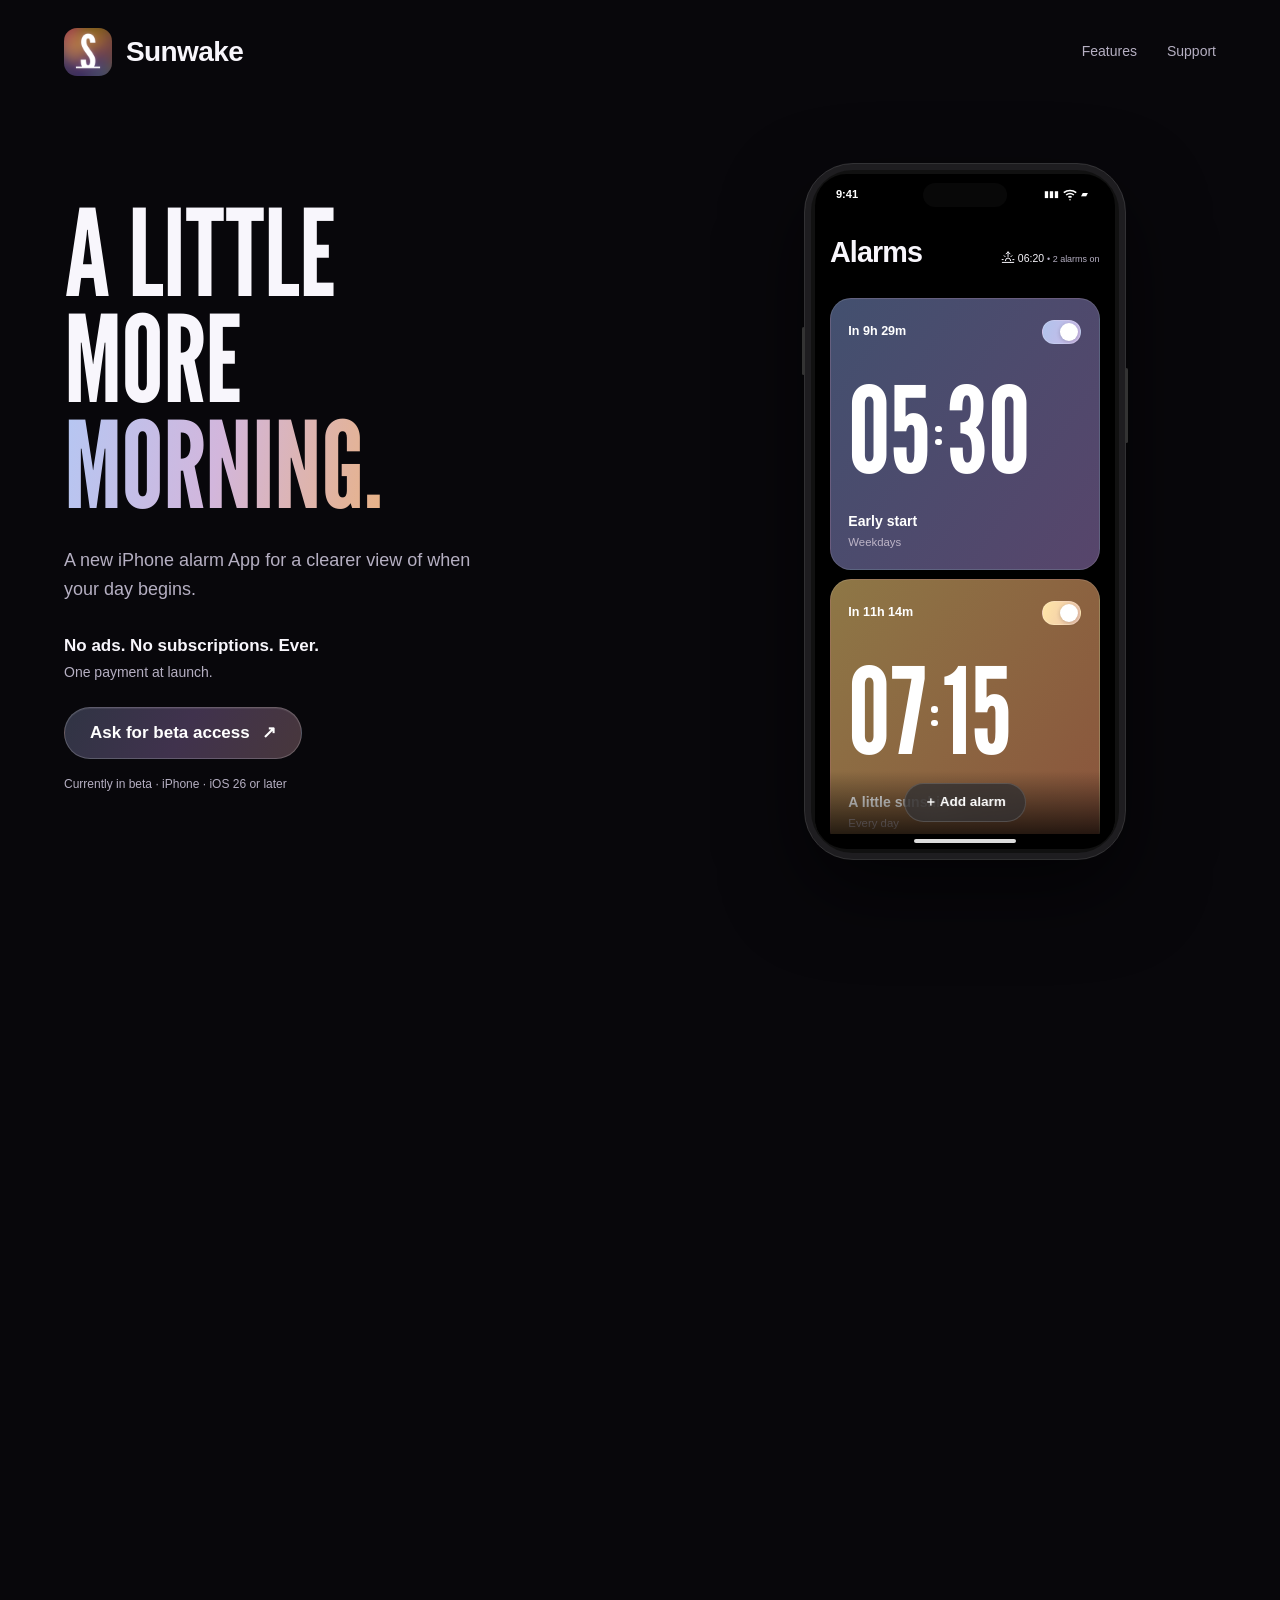
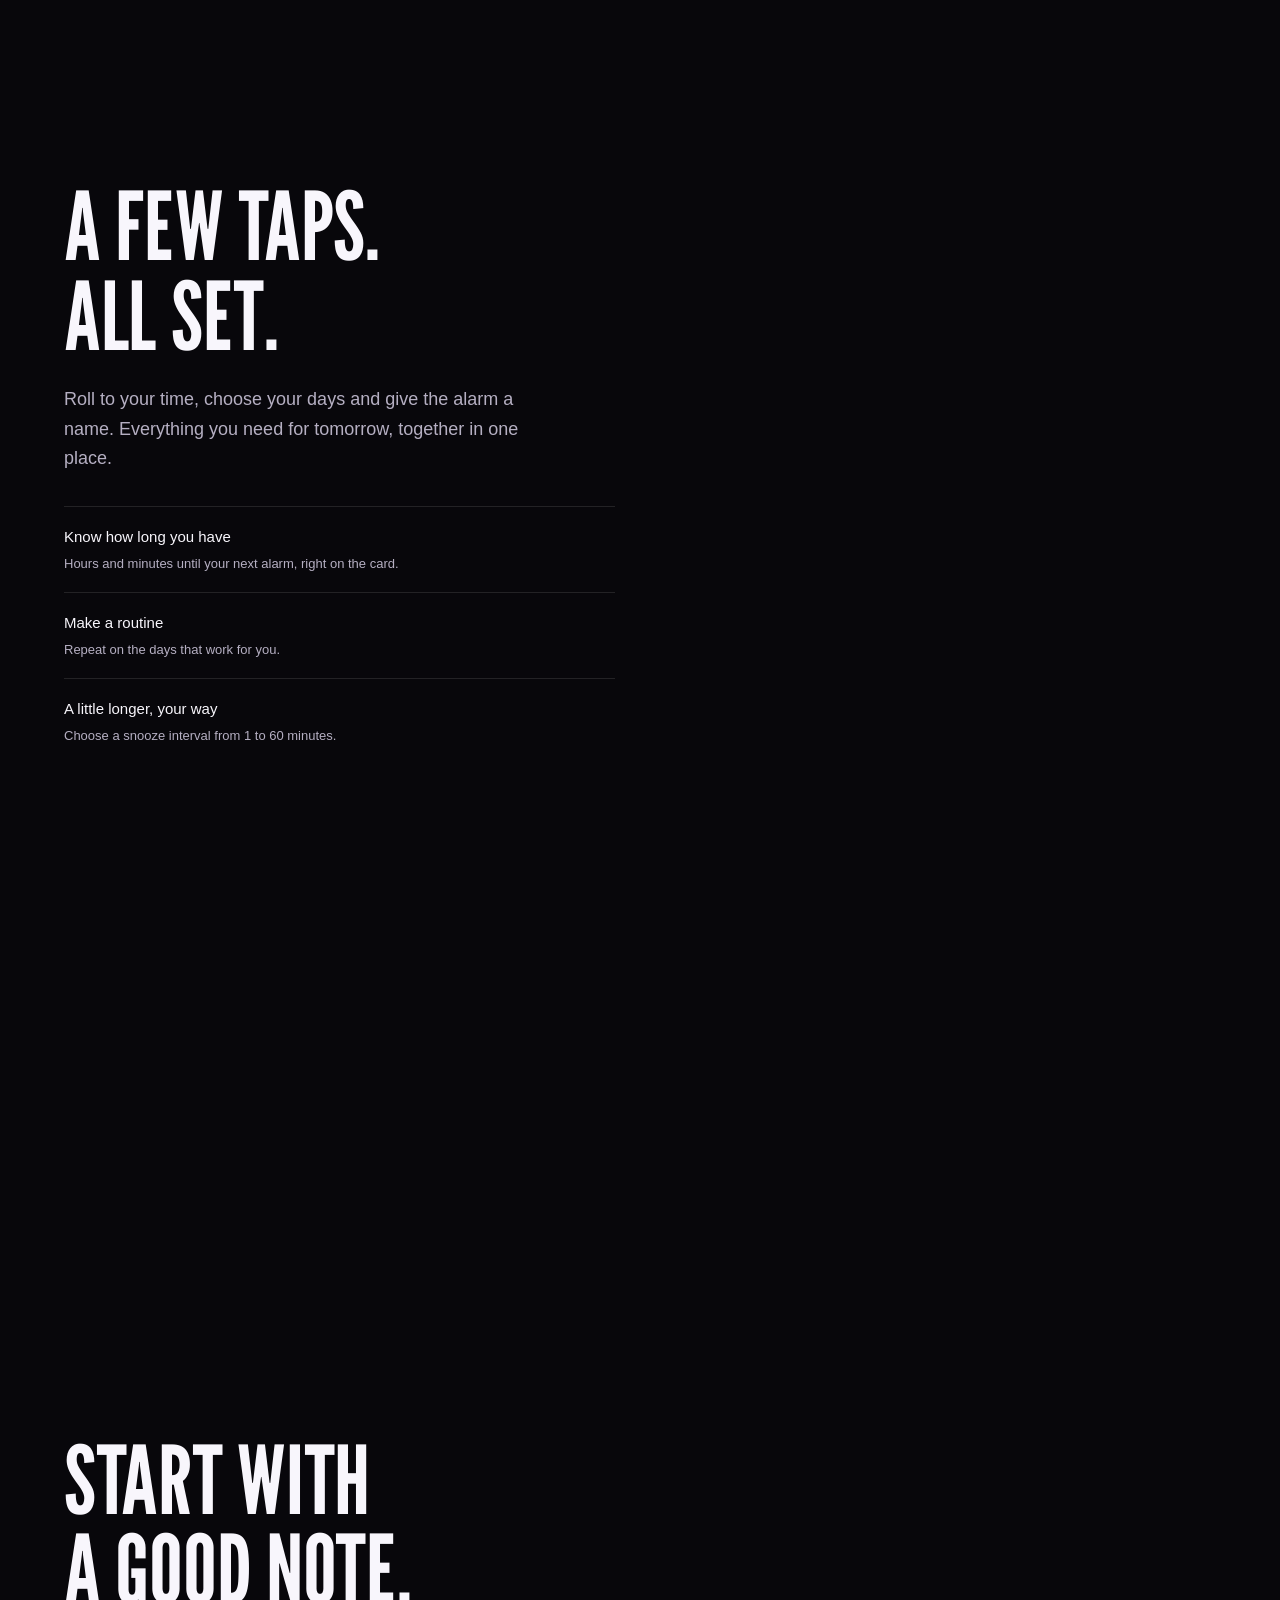
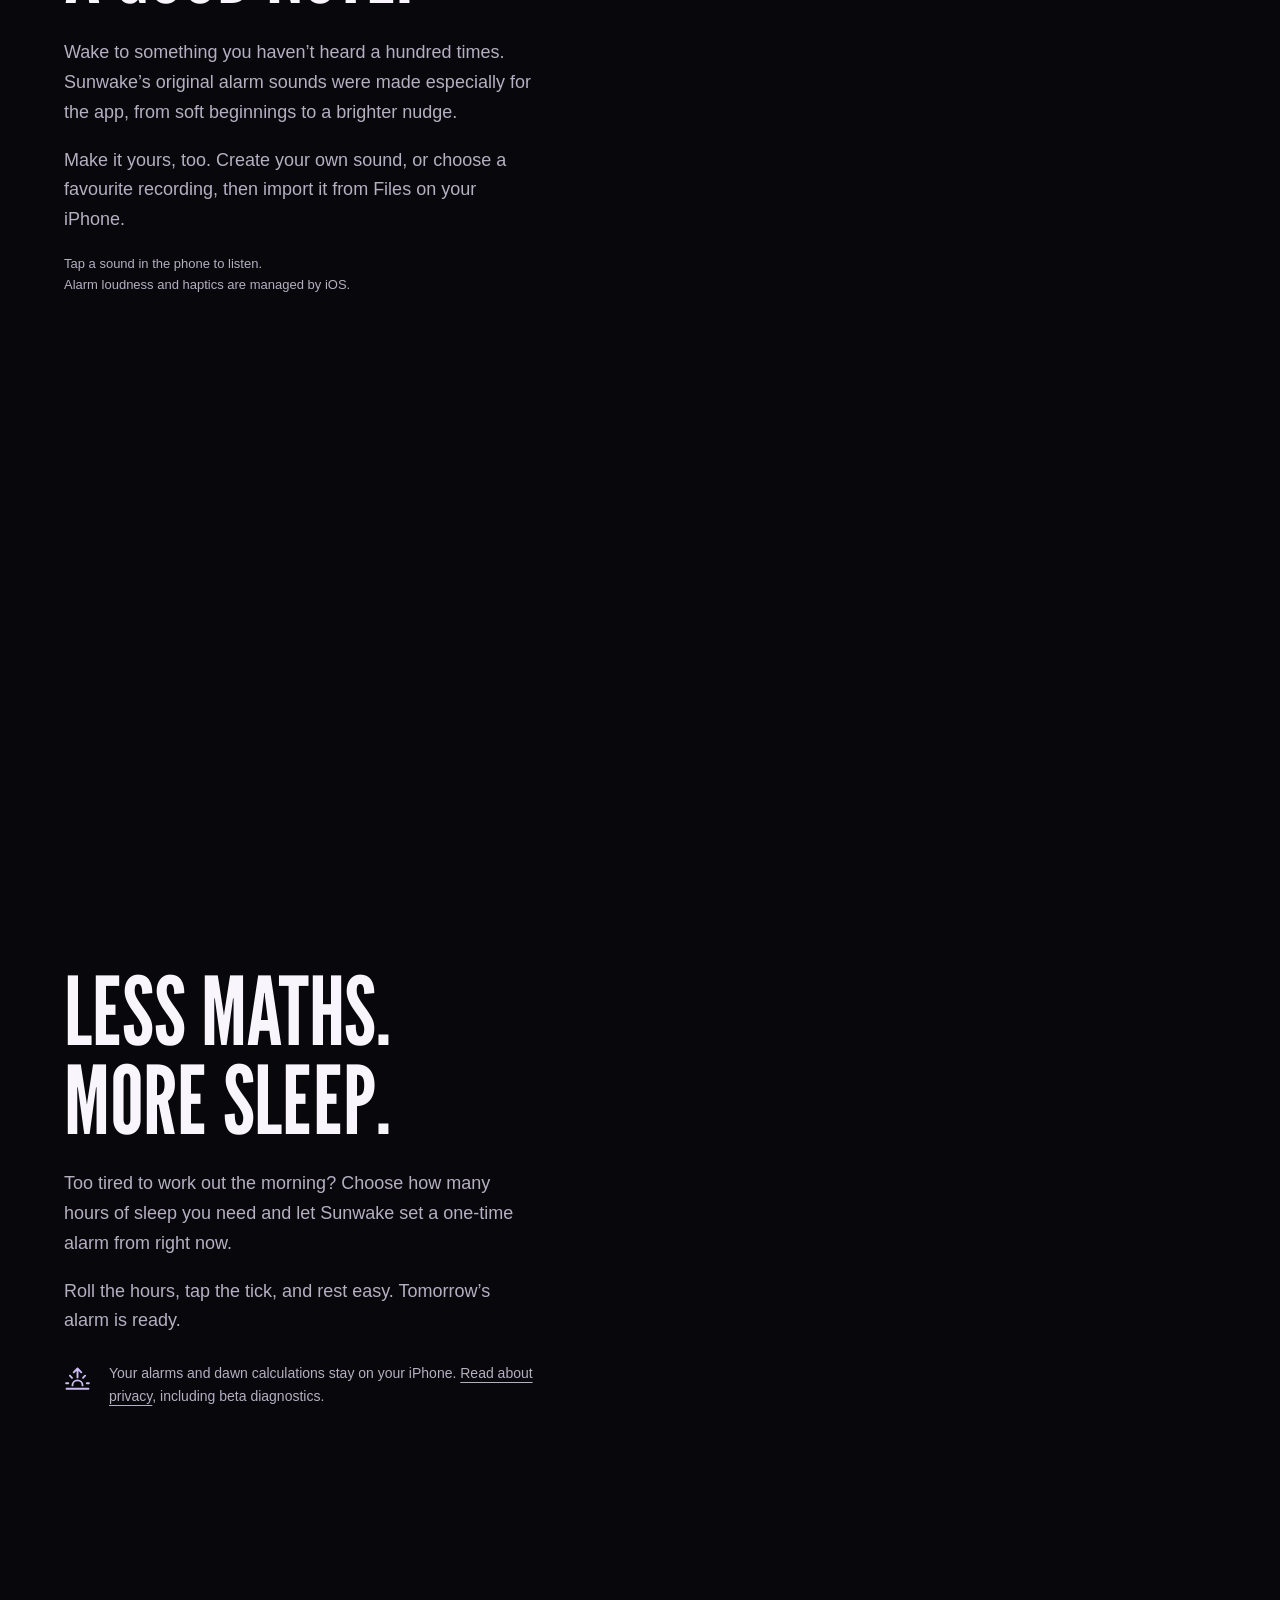
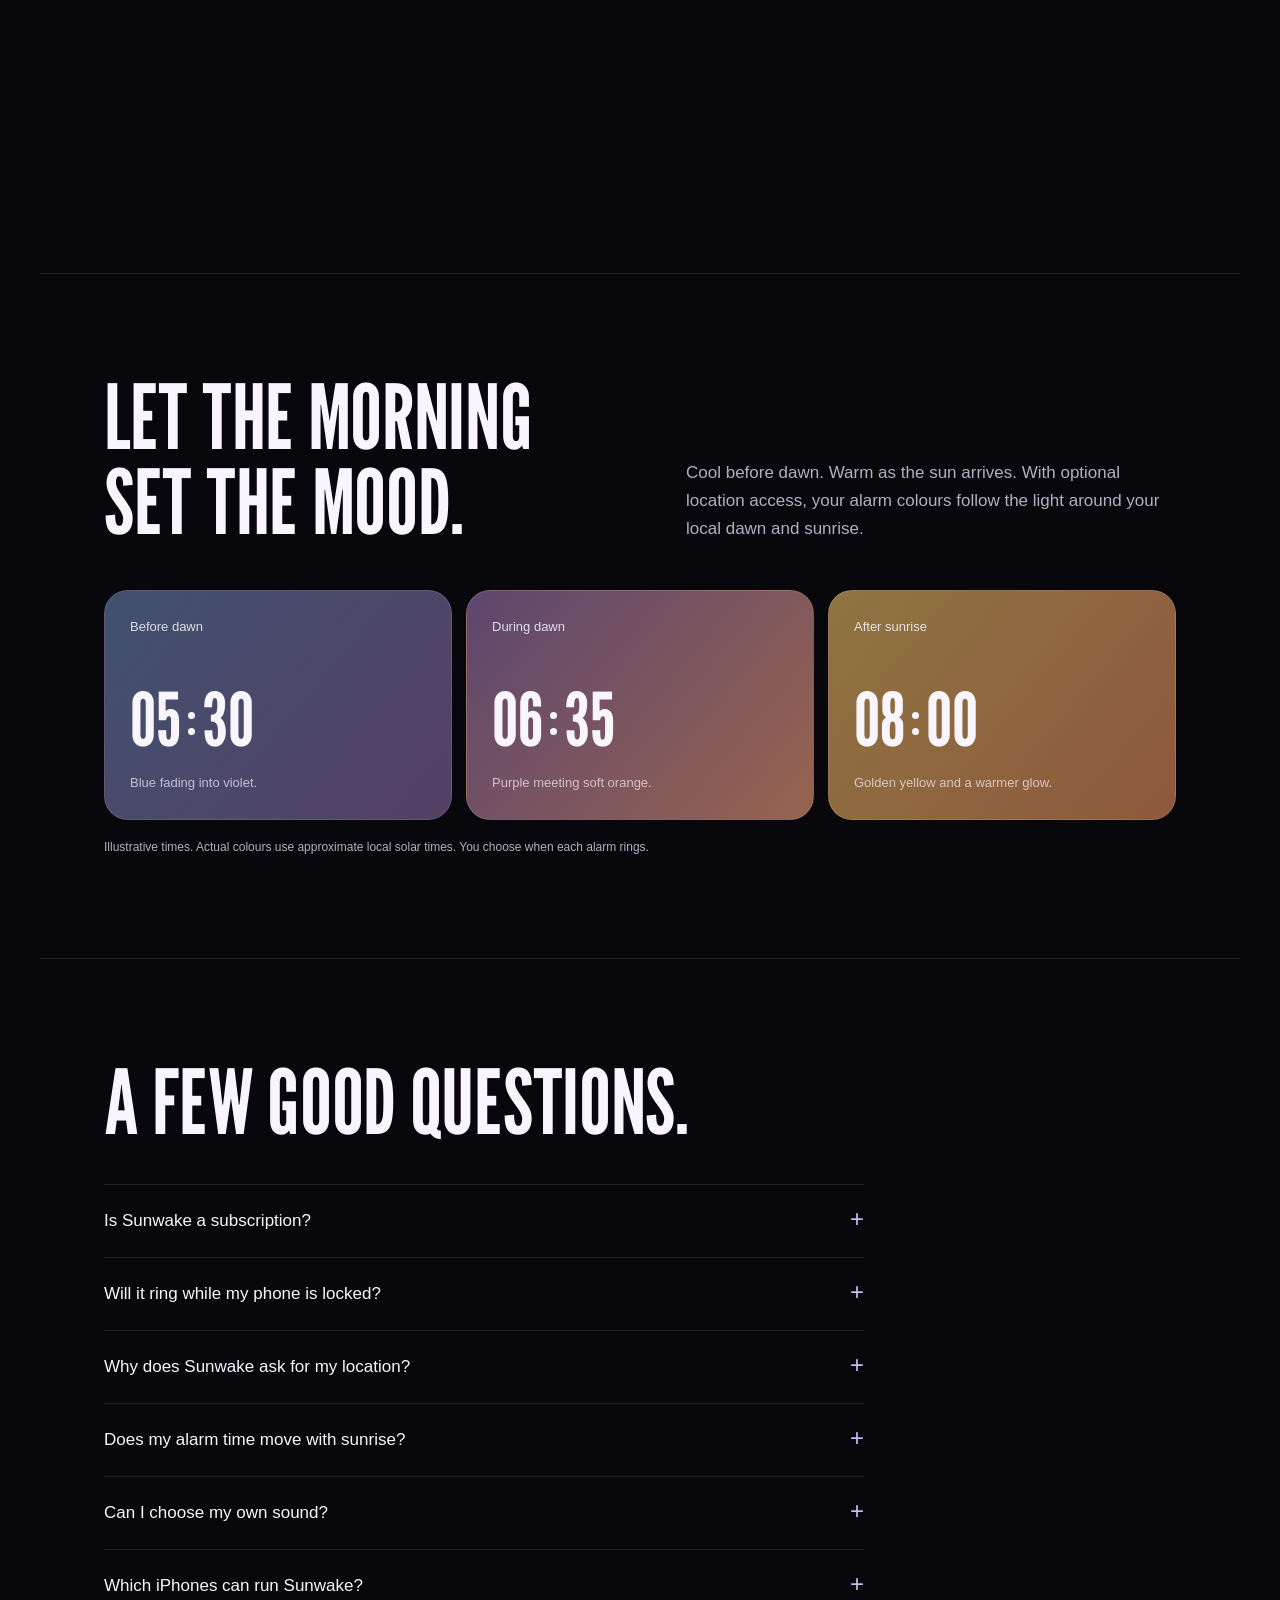
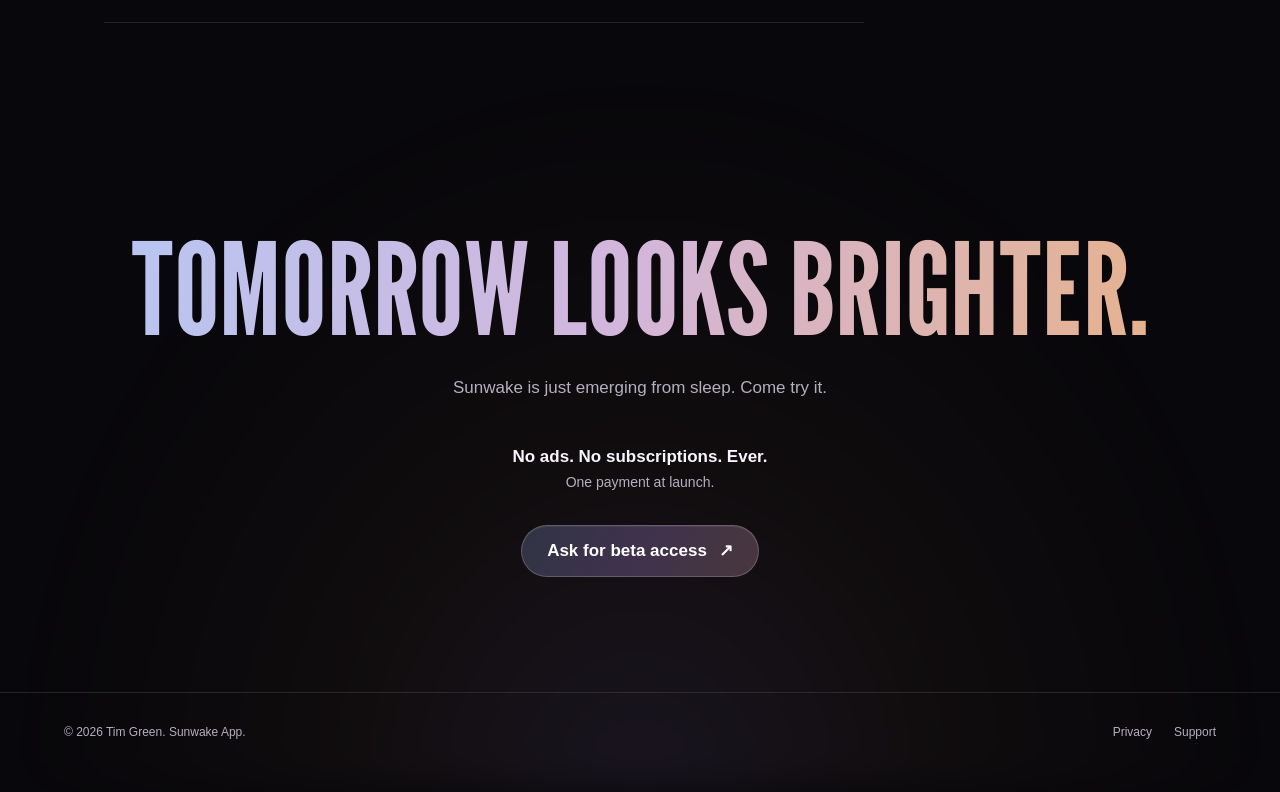
<file: index.html>
<!doctype html>
<html lang="en-GB"><head><meta charset="utf-8"><meta name="viewport" content="width=device-width, initial-scale=1"><meta name="theme-color" content="#08070b"><title>Sunwake — A little more morning</title><meta name="description" content="An iPhone alarm clock with bold times, dawn-inspired colours, flexible repeats and snooze, and a countdown to your next alarm."><meta property="og:title" content="Sunwake — A little more morning"><meta property="og:description" content="An iPhone alarm clock with bold times, dawn-inspired colours, flexible repeats and snooze, and a countdown to your next alarm."><meta property="og:type" content="website"><meta property="og:image" content="https://destroywerk.github.io/sunwake/icon.png"><link rel="icon" type="image/png" href="./icon.png"><link rel="stylesheet" href="./styles.css?v=4"></head>
<body><a class="skip" href="#main">Skip to content</a><header><a class="brand" href="./"><img src="./icon.png" alt="" width="37" height="37">Sunwake</a><nav aria-label="Main navigation"><a class="nav-feature" href="./#the-app">Features</a><a href="./support.html">Support</a></nav></header><main id="main">
<div class="journey" id="the-app">
 <div class="story-copy">
  <section class="story-step hero-step" data-scene="alarms" id="hero">
   <div class="hero-copy"><h1 class="display">A little<br>more<br><span class="gradient-text">morning.</span></h1><p class="intro">A new iPhone alarm App for a clearer view of when your day begins.</p><p class="purchase-promise"><strong>No ads. No subscriptions. Ever.</strong><span>One payment at launch.</span></p><a class="button" href="mailto:hello@timgreen.design?subject=Sunwake%20beta%20access">Ask for beta access <span aria-hidden="true">↗</span></a><p class="caption">Currently in beta · iPhone · iOS 26 or later</p></div>
  </section>
  <div class="list-scroll-space" aria-hidden="true"></div>
  <section class="story-step editor-step" data-scene="editor" id="all-set"><div class="section-copy-block"><h2 class="section-heading">A few taps.<br>All set.</h2><p class="section-copy">Roll to your time, choose your days and give the alarm a name. Everything you need for tomorrow, together in one place.</p><ul class="feature-list"><li>Know how long you have<span>Hours and minutes until your next alarm, right on the card.</span></li><li>Make a routine<span>Repeat on the days that work for you.</span></li><li>A little longer, your way<span>Choose a snooze interval from 1 to 60 minutes.</span></li></ul></div></section>
  <section class="story-step sounds-step" data-scene="sounds" id="sounds"><div class="section-copy-block"><h2 class="section-heading">Start with<br>a good note.</h2><p class="section-copy">Wake to something you haven’t heard a hundred times. Sunwake’s original alarm sounds were made especially for the app, from soft beginnings to a brighter nudge.</p><p class="section-copy">Make it yours, too. Create your own sound, or choose a favourite recording, then import it from Files on your iPhone.</p><p class="note">Tap a sound in the phone to listen.<br>Alarm loudness and haptics are managed by iOS.</p></div></section>
  <section class="story-step sleep-step" data-scene="sleep" id="sleep"><div class="sleep-copy-track"><div class="section-copy-block"><h2 class="section-heading">Less maths.<br>More sleep.</h2><p class="section-copy">Too tired to work out the morning? Choose how many hours of sleep you need and let Sunwake set a one-time alarm from right now.</p><p class="section-copy">Roll the hours, tap the tick, and rest easy. Tomorrow’s alarm is ready.</p><div class="privacy-note"><svg class="sunrise-symbol" viewBox="0 0 64 58" fill="none" aria-hidden="true"><path d="M6 51h52M20 43a12 12 0 0 1 24 0M5 38h5m44 0h5M14 20l5 5m26 0 5-5M32 24V3m-9 9 9-9 9 9" stroke="currentColor" stroke-width="4.5" stroke-linecap="round" stroke-linejoin="round"/></svg><p>Your alarms and dawn calculations stay on your iPhone. <a href="./privacy.html">Read about privacy</a>, including beta diagnostics.</p></div></div></div></section>
 </div>
 <aside class="story-stage" aria-label="Interactive Sunwake app preview">
  <div class="live-phone" data-scene="alarms">
   <div class="phone-screen"><div class="phone-status" aria-hidden="true"><b>9:41</b><i class="phone-island"></i><span>▮▮▮ <svg width="14" height="12" viewBox="0 0 18 14"><path d="M1 4a13 13 0 0 1 16 0M4 7a8 8 0 0 1 10 0M7 10a3 3 0 0 1 4 0" fill="none" stroke="currentColor" stroke-width="2"/><circle cx="9" cy="13" r="1" fill="currentColor"/></svg> ▰</span></div>
    <section class="app-scene alarms-scene" data-panel="alarms" aria-label="Alarm list preview"><div class="app-list-scroll"><div class="app-list-heading"><h3>Alarms</h3><span><svg class="sunrise-symbol" viewBox="0 0 64 58" fill="none" aria-hidden="true"><path d="M6 51h52M20 43a12 12 0 0 1 24 0M5 38h5m44 0h5M14 20l5 5m26 0 5-5M32 24V3m-9 9 9-9 9 9" stroke="currentColor" stroke-width="4.5" stroke-linecap="round" stroke-linejoin="round"/></svg> 06:20 <em>• 2 alarms on</em></span></div><div class="demo-alarm-list"><article class="demo-alarm active predawn"><div class="alarm-top"><span class="alarm-countdown">In 9h 29m</span><span class="app-switch" data-on="true" aria-hidden="true"><i></i></span></div><div class="alarm-digits">05<span class="number-colon"><i></i><i></i></span>30</div><strong>Early start</strong><span class="alarm-repeat">Weekdays</span></article><article class="demo-alarm active daylight"><div class="alarm-top"><span class="alarm-countdown">In 11h 14m</span><span class="app-switch" data-on="true" aria-hidden="true"><i></i></span></div><div class="alarm-digits">07<span class="number-colon"><i></i><i></i></span>15</div><strong>A little sunshine</strong><span class="alarm-repeat">Every day</span></article><article class="demo-alarm inactive"><div class="alarm-top"><span class="alarm-countdown">Off</span><span class="app-switch" data-on="false" aria-hidden="true"><i></i></span></div><div class="alarm-digits">06<span class="number-colon"><i></i><i></i></span>30</div><strong>Gym day</strong><span class="alarm-repeat">Mon, Wed, Fri</span></article><article class="demo-alarm inactive"><div class="alarm-top"><span class="alarm-countdown">Off</span><span class="app-switch" data-on="false" aria-hidden="true"><i></i></span></div><div class="alarm-digits">08<span class="number-colon"><i></i><i></i></span>00</div><strong>Slow morning</strong><span class="alarm-repeat">Weekends</span></article></div></div><button class="floating-add" type="button" data-open-editor>＋ Add alarm</button></section>
    <section class="app-scene editor-scene" data-panel="editor" aria-label="Alarm editor preview" inert><div class="app-toolbar"><button type="button" class="app-circle" data-back-list aria-label="Close alarm editor">×</button><strong>Edit alarm</strong><button type="button" class="app-circle app-save" data-save-editor aria-label="Save demo alarm">✓</button></div><div class="demo-wheel" role="group" aria-label="Try setting an alarm time"><div class="wheel-selection" aria-hidden="true"></div><div class="wheel-column" data-wheel="hour" role="listbox" aria-label="Demo alarm hour" tabindex="0"></div><div class="wheel-colon" aria-hidden="true"><i></i><i></i></div><div class="wheel-column" data-wheel="minute" role="listbox" aria-label="Demo alarm minute" tabindex="0"></div></div><output class="sr-only" aria-live="polite" id="demo-time"></output><div class="app-form"><div class="app-form-row"><span>Label</span><span class="form-value">Gym day</span></div><div class="app-form-row"><span>Repeat</span><button class="app-switch" type="button" role="switch" aria-checked="true" aria-label="Repeat alarm"><i></i></button></div><div class="app-days"><button aria-pressed="true">M</button><button aria-pressed="true">T</button><button aria-pressed="true">W</button><button aria-pressed="true">T</button><button aria-pressed="true">F</button><button aria-pressed="false">S</button><button aria-pressed="false">S</button></div><div class="app-form-row"><button class="sound-option" type="button" data-open-sounds>Sound<small>Firstlight <span>›</span></small></button><button class="app-switch" type="button" role="switch" aria-checked="true" aria-label="Sound"><i></i></button></div><div class="app-form-row"><span>Snooze</span><span class="snooze-value">5 min ⌃</span><button class="app-switch" type="button" role="switch" aria-checked="true" aria-label="Snooze"><i></i></button></div></div><button class="demo-delete" type="button" data-back-list><svg aria-hidden="true" width="14" height="16" viewBox="0 0 20 22" fill="none"><path d="M3 6h14M7 6V3h6v3M5 6l1 13h8l1-13M8 9v7m4-7v7" stroke="currentColor" stroke-width="1.4" stroke-linecap="round"/></svg> Delete alarm</button></section>
    <section class="app-scene sounds-scene" data-panel="sounds" aria-label="Sound picker preview" inert><div class="app-toolbar"><strong>Sound</strong><button type="button" data-back-editor>Done</button></div><div class="tone-rows app-tone-rows" role="group" aria-label="Preview Sunwake ringtones"><button type="button" class="tone-row tone-default" data-tone="default" aria-label="Select system default"><span>System default</span><span class="tone-radio" aria-hidden="true"></span></button><button type="button" class="tone-row" data-tone="firstlight" aria-label="Play Firstlight" aria-pressed="false"><span>Firstlight</span><span class="tone-play" aria-hidden="true"></span><span class="tone-radio" aria-hidden="true"></span></button><button type="button" class="tone-row" data-tone="apricity" aria-label="Play Apricity" aria-pressed="false"><span>Apricity</span><span class="tone-play" aria-hidden="true"></span><span class="tone-radio" aria-hidden="true"></span></button><button type="button" class="tone-row" data-tone="daybreak" aria-label="Play Daybreak" aria-pressed="false"><span>Daybreak</span><span class="tone-play" aria-hidden="true"></span><span class="tone-radio" aria-hidden="true"></span></button><button type="button" class="tone-row" data-tone="solstice" aria-label="Play Solstice" aria-pressed="false"><span>Solstice</span><span class="tone-play" aria-hidden="true"></span><span class="tone-radio" aria-hidden="true"></span></button><button type="button" class="tone-row" data-tone="aurora" aria-label="Play Aurora" aria-pressed="false"><span>Aurora</span><span class="tone-play" aria-hidden="true"></span><span class="tone-radio" aria-hidden="true"></span></button><button type="button" class="tone-row" data-tone="morningtide" aria-label="Play Morningtide" aria-pressed="false"><span>Morningtide</span><span class="tone-play" aria-hidden="true"></span><span class="tone-radio" aria-hidden="true"></span></button><button type="button" class="tone-row" data-tone="skylark" aria-label="Play Skylark" aria-pressed="false"><span>Skylark</span><span class="tone-play" aria-hidden="true"></span><span class="tone-radio" aria-hidden="true"></span></button><button type="button" class="tone-row" data-tone="sunbeam" aria-label="Play Sunbeam" aria-pressed="false"><span>Sunbeam</span><span class="tone-play" aria-hidden="true"></span><span class="tone-radio" aria-hidden="true"></span></button><button type="button" class="tone-row" data-tone="reverie" aria-label="Play Reverie" aria-pressed="false"><span>Reverie</span><span class="tone-play" aria-hidden="true"></span><span class="tone-radio" aria-hidden="true"></span></button><button type="button" class="tone-row" data-tone="bellflower" aria-label="Play Bellflower" aria-pressed="false"><span>Bellflower</span><span class="tone-play" aria-hidden="true"></span><span class="tone-radio" aria-hidden="true"></span></button><button type="button" class="tone-row" data-tone="sirens" aria-label="Play Sirens (loud)" aria-pressed="false"><span>Sirens (loud)</span><span class="tone-play" aria-hidden="true"></span><span class="tone-radio" aria-hidden="true"></span></button><button type="button" class="tone-row" data-tone="klaxon" aria-label="Play Klaxon (loud)" aria-pressed="false"><span>Klaxon (loud)</span><span class="tone-play" aria-hidden="true"></span><span class="tone-radio" aria-hidden="true"></span></button><button type="button" class="tone-row" data-tone="reveille" aria-label="Play Reveille (loud)" aria-pressed="false"><span>Reveille (loud)</span><span class="tone-play" aria-hidden="true"></span><span class="tone-radio" aria-hidden="true"></span></button></div><div class="app-import">⇩ &nbsp; Import from Files</div><audio id="tone-player" preload="none"></audio><output id="tone-status" class="sr-only" aria-live="polite"></output></section>
    <section class="app-scene sleep-scene" data-panel="sleep" aria-label="Sleep-duration alarm preview" inert><div class="app-list-heading"><h3>Alarms</h3><span><svg class="sunrise-symbol" viewBox="0 0 64 58" fill="none" aria-hidden="true"><path d="M6 51h52M20 43a12 12 0 0 1 24 0M5 38h5m44 0h5M14 20l5 5m26 0 5-5M32 24V3m-9 9 9-9 9 9" stroke="currentColor" stroke-width="4.5" stroke-linecap="round" stroke-linejoin="round"/></svg> 06:20 <em>• No alarms set</em></span></div><div class="sleep-widget"><p>Set alarm based on sleep duration.</p><div class="sleep-controls"><span>Wake up in</span><div class="sleep-wheel wheel-column" data-wheel="sleep" role="listbox" aria-label="Hours of sleep" tabindex="0"></div><span class="sleep-unit">hours</span><button class="app-circle app-save" data-confirm-sleep type="button" aria-label="Set alarm in 7 hours"><svg viewBox="0 0 24 24" fill="none" aria-hidden="true"><path d="m4.5 12 5 5 10-11" stroke="currentColor" stroke-width="2.5" stroke-linecap="round" stroke-linejoin="round"/></svg></button></div></div><div class="sleep-empty"><svg class="sunrise-symbol" viewBox="0 0 64 58" fill="none" aria-hidden="true"><path d="M6 51h52M20 43a12 12 0 0 1 24 0M5 38h5m44 0h5M14 20l5 5m26 0 5-5M32 24V3m-9 9 9-9 9 9" stroke="currentColor" stroke-width="4.5" stroke-linecap="round" stroke-linejoin="round"/></svg><p>“The sun is new each day.”</p><span>Heraclitus</span></div><div class="sleep-created" hidden></div><output id="sleep-result" class="sr-only" aria-live="polite"></output><button class="floating-add" type="button" data-open-editor>＋ Add alarm</button></section>
    <div class="phone-home" aria-hidden="true"></div>
   </div>
  </div>
 </aside>
</div>
<section class="section" id="features"><div class="dawn-head"><div><h2 class="section-heading">Let the morning<br>set the mood.</h2></div><p class="section-copy">Cool before dawn. Warm as the sun arrives. With optional location access, your alarm colours follow the light around your local dawn and sunrise.</p></div>
<div class="daylight-strip">
 <div class="phase"><span class="phase-name">Before dawn</span><div><div class="phase-time" aria-label="05:30"><span>05</span><span class="colon" aria-hidden="true"><i></i><i></i></span><span>30</span></div><p>Blue fading into violet.</p></div></div>
 <div class="phase"><span class="phase-name">During dawn</span><div><div class="phase-time" aria-label="06:35"><span>06</span><span class="colon" aria-hidden="true"><i></i><i></i></span><span>35</span></div><p>Purple meeting soft orange.</p></div></div>
 <div class="phase"><span class="phase-name">After sunrise</span><div><div class="phase-time" aria-label="08:00"><span>08</span><span class="colon" aria-hidden="true"><i></i><i></i></span><span>00</span></div><p>Golden yellow and a warmer glow.</p></div></div>
</div><p class="note">Illustrative times. Actual colours use approximate local solar times. You choose when each alarm rings.</p></section>
<section class="section"><div class="faq"><h2 class="section-heading">A few good questions.</h2>
<details><summary>Is Sunwake a subscription?</summary><p>No. Sunwake will be a one-time purchase at launch. There will never be ads or a subscription.</p></details>
<details><summary>Will it ring while my phone is locked?</summary><p>Sunwake uses Apple's AlarmKit to schedule alarms, including while your iPhone is locked. Allow alarm access when prompted.</p></details>
<details><summary>Why does Sunwake ask for my location?</summary><p>Location is optional. It lets Sunwake calculate approximate local dawn and sunrise on your iPhone for the colours and dawn time. Your chosen alarm times work without it.</p></details>
<details><summary>Does my alarm time move with sunrise?</summary><p>You set each alarm time yourself. Dawn and sunrise affect the colours and the solar time shown in the app.</p></details>
<details><summary>Can I choose my own sound?</summary><p>Yes. Preview an included tone or import audio from Files. Sunwake keeps a private playable copy of up to the first 29 seconds.</p></details>
<details><summary>Which iPhones can run Sunwake?</summary><p>Sunwake requires an iPhone running iOS 26 or later. The current beta is shared through Apple's TestFlight app.</p></details>

</div></section>
<section class="closing"><h2 class="section-heading gradient-text">Tomorrow looks brighter.</h2><p>Sunwake is just emerging from sleep. Come try it.</p><p class="purchase-promise"><strong>No ads. No subscriptions. Ever.</strong><span>One payment at launch.</span></p><a class="button" href="mailto:hello@timgreen.design?subject=Sunwake%20beta%20access">Ask for beta access <span aria-hidden="true">↗</span></a></section>
</main><footer><span>© 2026 Tim Green. Sunwake App.</span><div class="links"><a href="./privacy.html">Privacy</a><a href="./support.html">Support</a></div></footer><script src="./demo.js" defer></script></body></html>
</file>
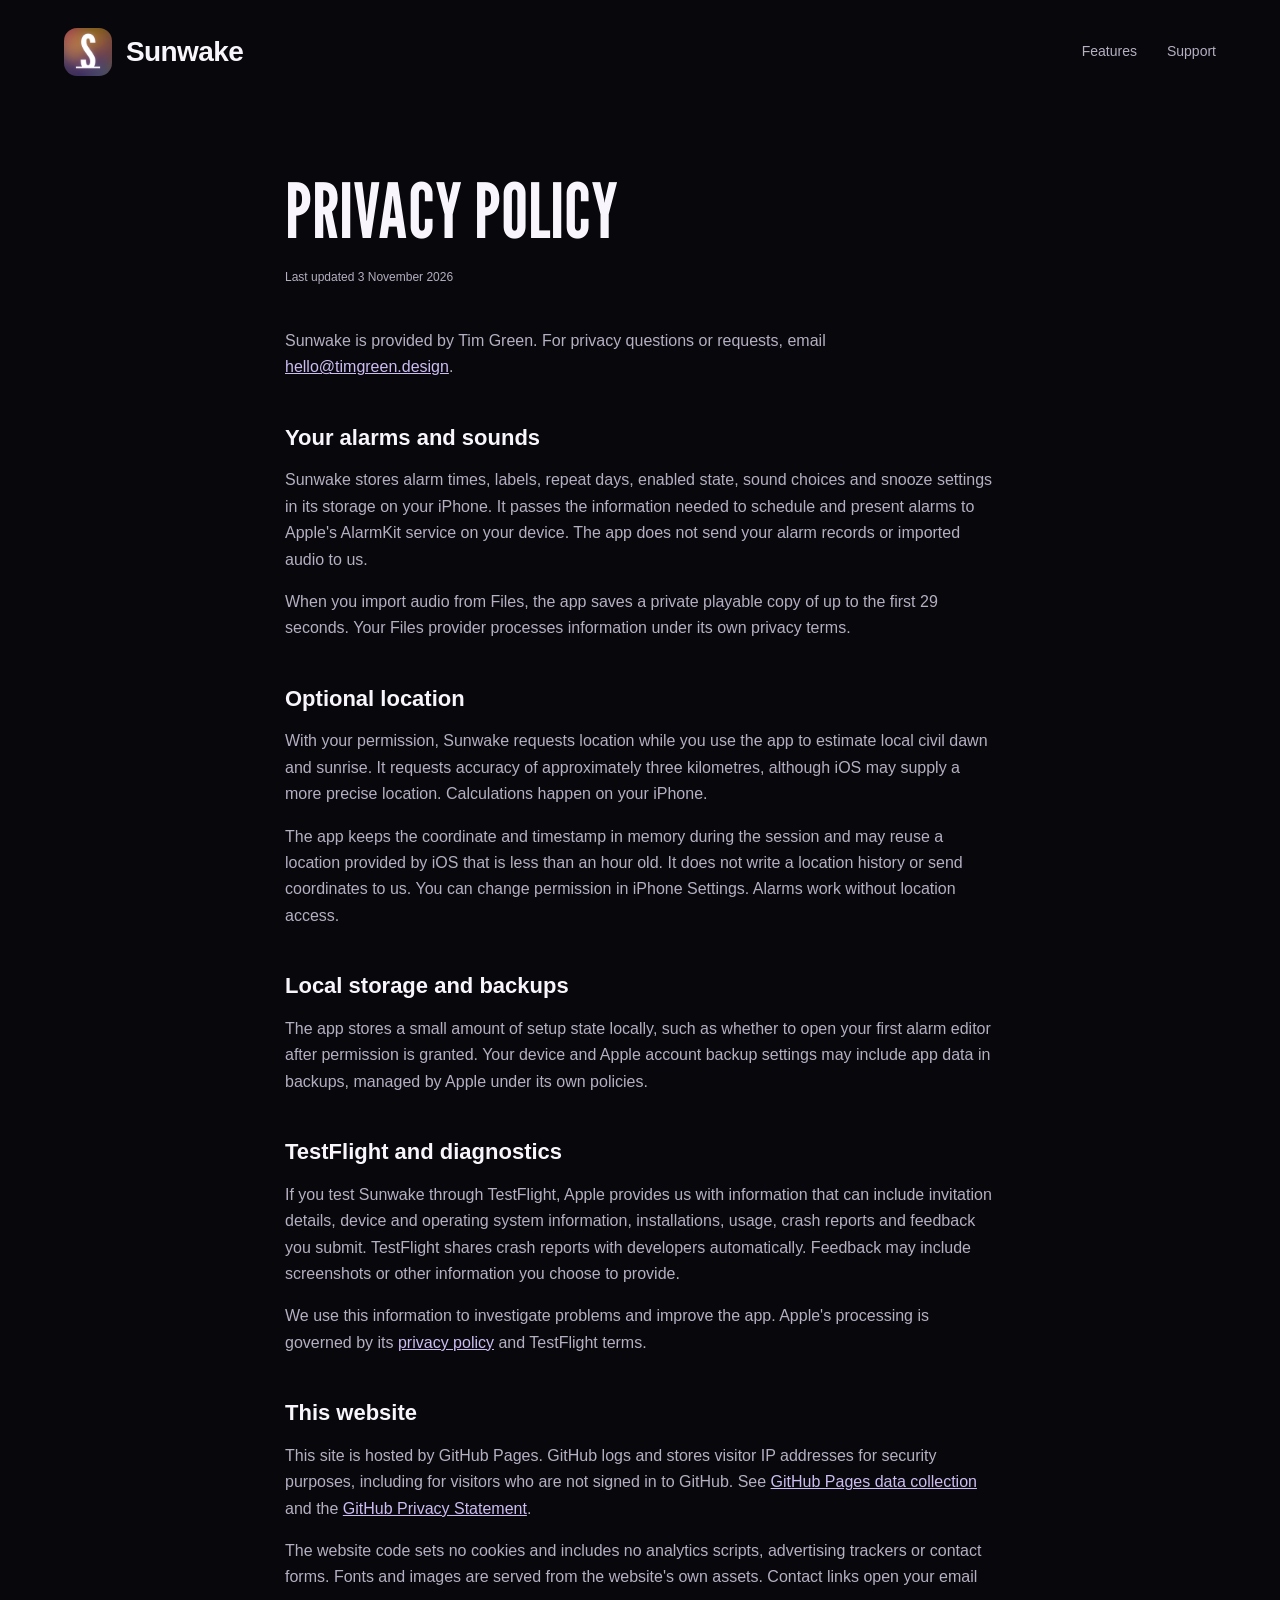
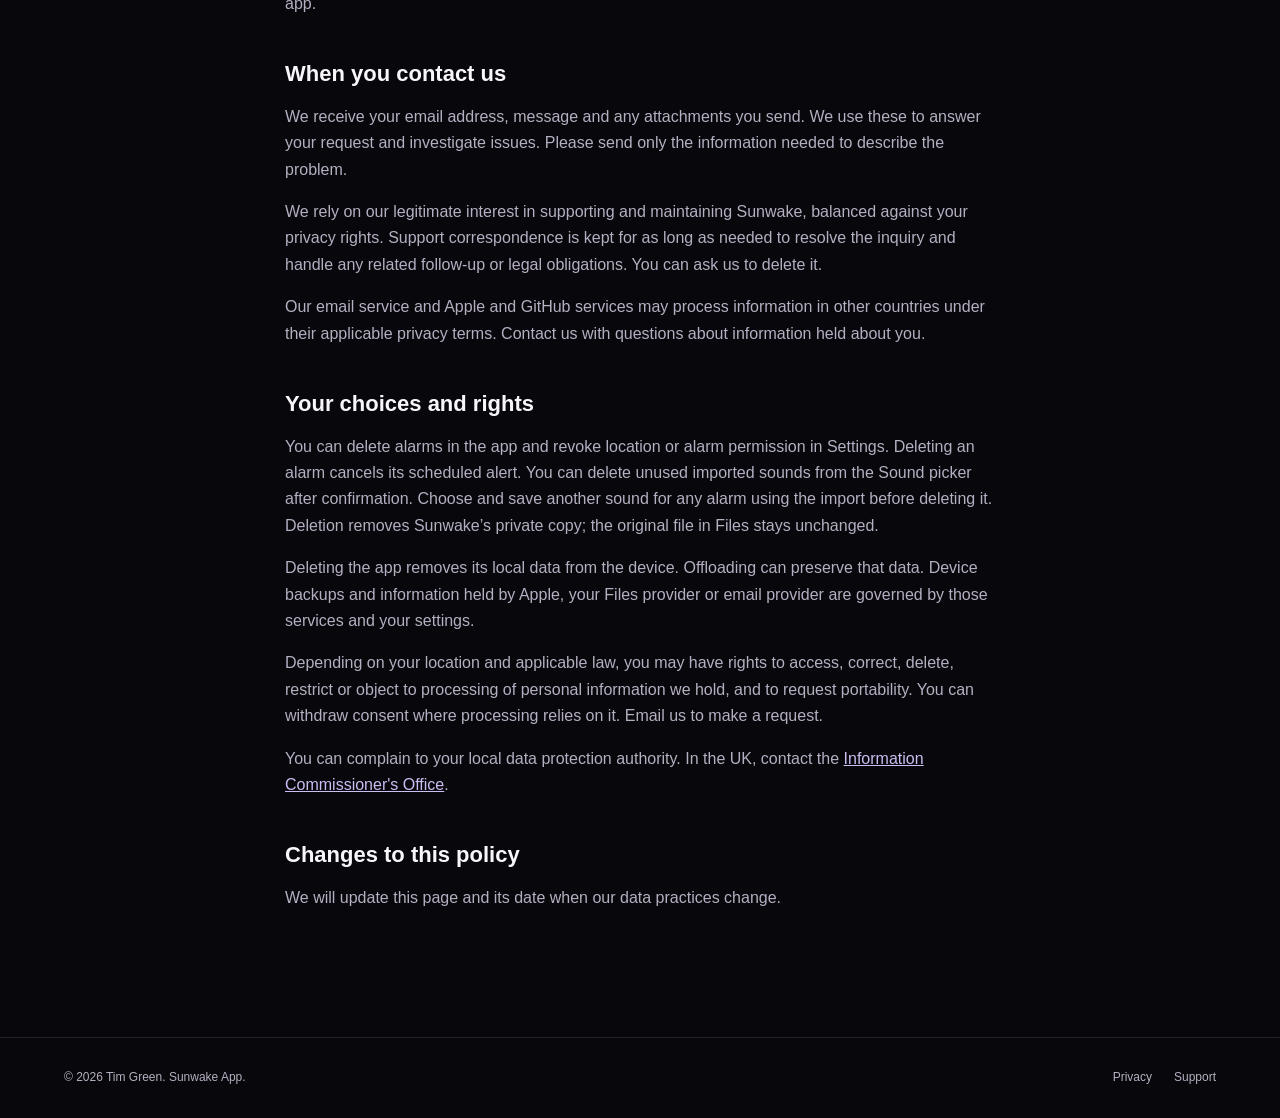
<file: privacy.html>
<!doctype html>
<html lang="en-GB"><head><meta charset="utf-8"><meta name="viewport" content="width=device-width, initial-scale=1"><meta name="theme-color" content="#08070b"><title>Privacy — Sunwake</title><meta name="description" content="How Sunwake handles alarm data, location, TestFlight diagnostics, website visits and support messages."><meta property="og:title" content="Privacy — Sunwake"><meta property="og:description" content="How Sunwake handles alarm data, location, TestFlight diagnostics, website visits and support messages."><meta property="og:type" content="website"><meta property="og:image" content="https://destroywerk.github.io/sunwake/icon.png"><link rel="icon" type="image/png" href="./icon.png"><link rel="stylesheet" href="./styles.css"></head>
<body><a class="skip" href="#main">Skip to content</a><header><a class="brand" href="./"><img src="./icon.png" alt="" width="37" height="37">Sunwake</a><nav aria-label="Main navigation"><a class="nav-feature" href="./#features">Features</a><a href="./support.html">Support</a></nav></header><main id="main" class="prose"><h1>Privacy policy</h1><p class="updated">Last updated 3 November 2026</p>
<p>Sunwake is provided by Tim Green. For privacy questions or requests, email <a href="mailto:hello@timgreen.design">hello@timgreen.design</a>.</p>
<h2>Your alarms and sounds</h2><p>Sunwake stores alarm times, labels, repeat days, enabled state, sound choices and snooze settings in its storage on your iPhone. It passes the information needed to schedule and present alarms to Apple's AlarmKit service on your device. The app does not send your alarm records or imported audio to us.</p><p>When you import audio from Files, the app saves a private playable copy of up to the first 29 seconds. Your Files provider processes information under its own privacy terms.</p>
<h2>Optional location</h2><p>With your permission, Sunwake requests location while you use the app to estimate local civil dawn and sunrise. It requests accuracy of approximately three kilometres, although iOS may supply a more precise location. Calculations happen on your iPhone.</p><p>The app keeps the coordinate and timestamp in memory during the session and may reuse a location provided by iOS that is less than an hour old. It does not write a location history or send coordinates to us. You can change permission in iPhone Settings. Alarms work without location access.</p>
<h2>Local storage and backups</h2><p>The app stores a small amount of setup state locally, such as whether to open your first alarm editor after permission is granted. Your device and Apple account backup settings may include app data in backups, managed by Apple under its own policies.</p>
<h2>TestFlight and diagnostics</h2><p>If you test Sunwake through TestFlight, Apple provides us with information that can include invitation details, device and operating system information, installations, usage, crash reports and feedback you submit. TestFlight shares crash reports with developers automatically. Feedback may include screenshots or other information you choose to provide.</p><p>We use this information to investigate problems and improve the app. Apple's processing is governed by its <a href="https://www.apple.com/legal/privacy/">privacy policy</a> and TestFlight terms.</p>
<h2>This website</h2><p>This site is hosted by GitHub Pages. GitHub logs and stores visitor IP addresses for security purposes, including for visitors who are not signed in to GitHub. See <a href="https://docs.github.com/en/pages/getting-started-with-github-pages/what-is-github-pages">GitHub Pages data collection</a> and the <a href="https://docs.github.com/en/site-policy/privacy-policies/github-general-privacy-statement">GitHub Privacy Statement</a>.</p><p>The website code sets no cookies and includes no analytics scripts, advertising trackers or contact forms. Fonts and images are served from the website's own assets. Contact links open your email app.</p>
<h2>When you contact us</h2><p>We receive your email address, message and any attachments you send. We use these to answer your request and investigate issues. Please send only the information needed to describe the problem.</p><p>We rely on our legitimate interest in supporting and maintaining Sunwake, balanced against your privacy rights. Support correspondence is kept for as long as needed to resolve the inquiry and handle any related follow-up or legal obligations. You can ask us to delete it.</p><p>Our email service and Apple and GitHub services may process information in other countries under their applicable privacy terms. Contact us with questions about information held about you.</p>
<h2>Your choices and rights</h2><p>You can delete alarms in the app and revoke location or alarm permission in Settings. Deleting an alarm cancels its scheduled alert. You can delete unused imported sounds from the Sound picker after confirmation. Choose and save another sound for any alarm using the import before deleting it. Deletion removes Sunwake’s private copy; the original file in Files stays unchanged.</p><p>Deleting the app removes its local data from the device. Offloading can preserve that data. Device backups and information held by Apple, your Files provider or email provider are governed by those services and your settings.</p><p>Depending on your location and applicable law, you may have rights to access, correct, delete, restrict or object to processing of personal information we hold, and to request portability. You can withdraw consent where processing relies on it. Email us to make a request.</p><p>You can complain to your local data protection authority. In the UK, contact the <a href="https://ico.org.uk/make-a-complaint/">Information Commissioner's Office</a>.</p>
<h2>Changes to this policy</h2><p>We will update this page and its date when our data practices change.</p></main><footer><span>© 2026 Tim Green. Sunwake App.</span><div class="links"><a href="./privacy.html">Privacy</a><a href="./support.html">Support</a></div></footer></body></html>
</file>
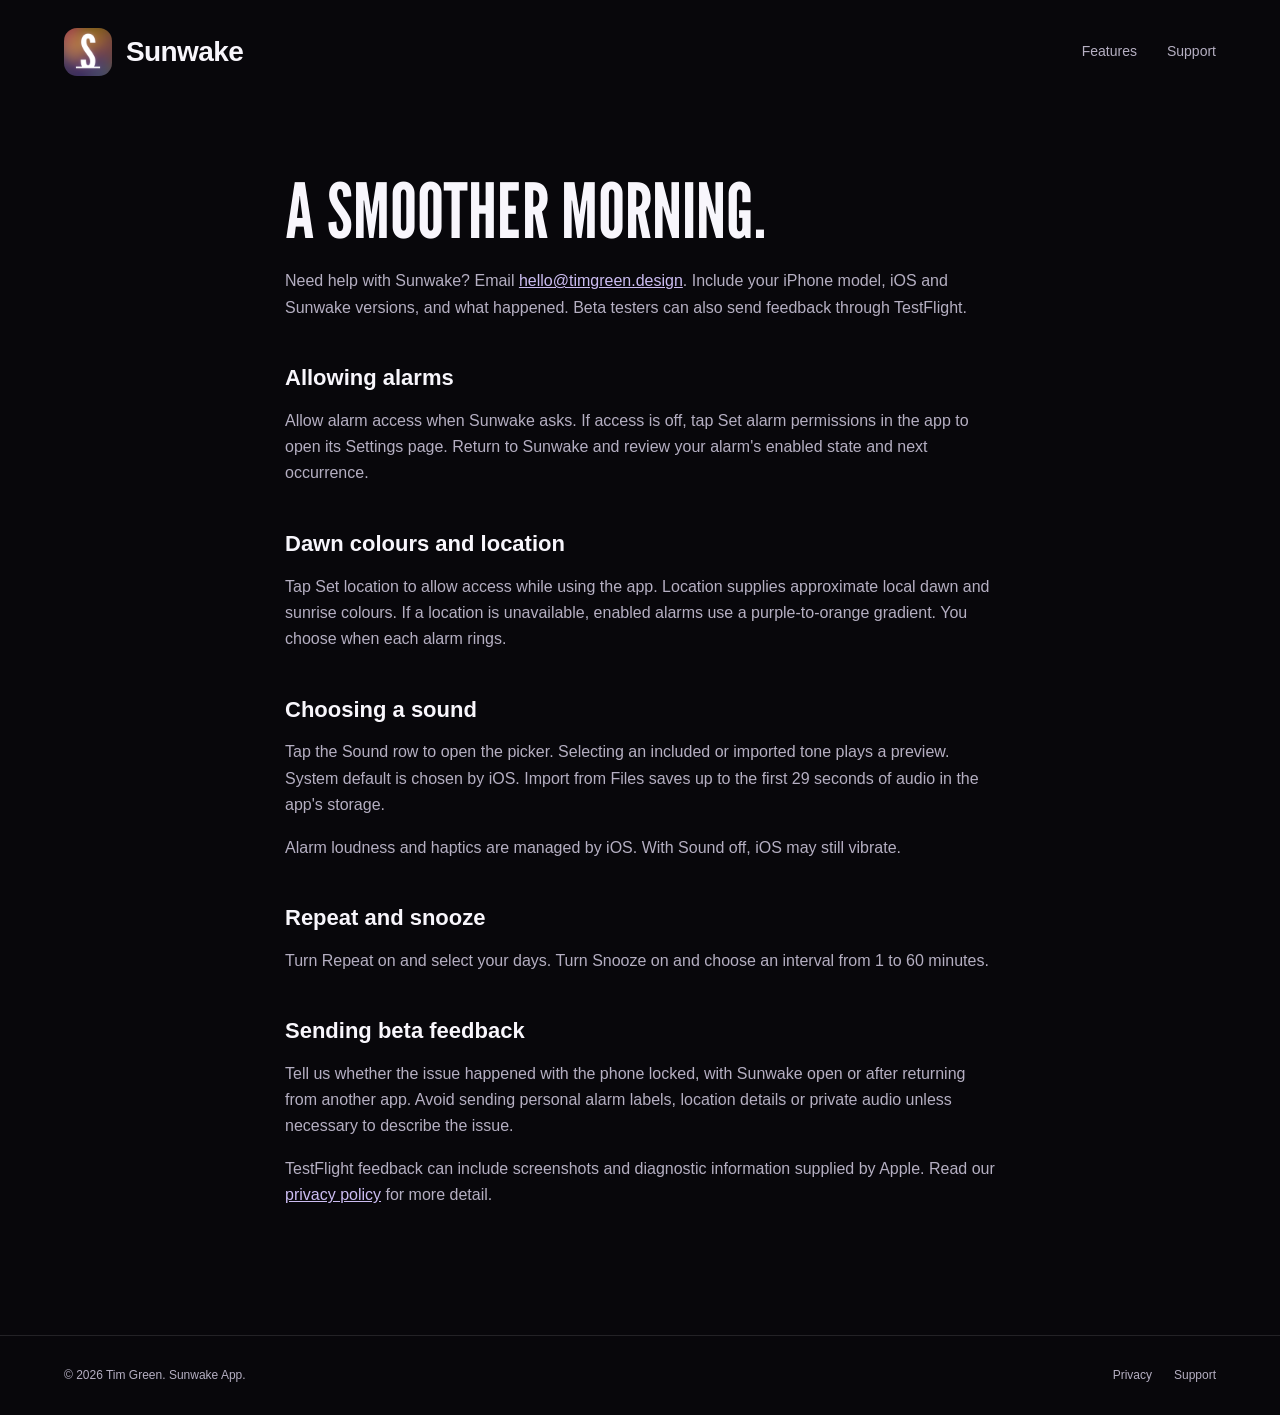
<file: support.html>
<!doctype html>
<html lang="en-GB"><head><meta charset="utf-8"><meta name="viewport" content="width=device-width, initial-scale=1"><meta name="theme-color" content="#08070b"><title>Support — Sunwake</title><meta name="description" content="Get help with Sunwake alarm permissions, dawn colours, sounds, snooze and beta feedback."><meta property="og:title" content="Support — Sunwake"><meta property="og:description" content="Get help with Sunwake alarm permissions, dawn colours, sounds, snooze and beta feedback."><meta property="og:type" content="website"><meta property="og:image" content="https://destroywerk.github.io/sunwake/icon.png"><link rel="icon" type="image/png" href="./icon.png"><link rel="stylesheet" href="./styles.css"></head>
<body><a class="skip" href="#main">Skip to content</a><header><a class="brand" href="./"><img src="./icon.png" alt="" width="37" height="37">Sunwake</a><nav aria-label="Main navigation"><a class="nav-feature" href="./#features">Features</a><a href="./support.html">Support</a></nav></header><main id="main" class="prose"><h1>A smoother morning.</h1><p>Need help with Sunwake? Email <a href="mailto:hello@timgreen.design?subject=Sunwake%20support">hello@timgreen.design</a>. Include your iPhone model, iOS and Sunwake versions, and what happened. Beta testers can also send feedback through TestFlight.</p>
<h2>Allowing alarms</h2><p>Allow alarm access when Sunwake asks. If access is off, tap Set alarm permissions in the app to open its Settings page. Return to Sunwake and review your alarm's enabled state and next occurrence.</p>
<h2>Dawn colours and location</h2><p>Tap Set location to allow access while using the app. Location supplies approximate local dawn and sunrise colours. If a location is unavailable, enabled alarms use a purple-to-orange gradient. You choose when each alarm rings.</p>
<h2>Choosing a sound</h2><p>Tap the Sound row to open the picker. Selecting an included or imported tone plays a preview. System default is chosen by iOS. Import from Files saves up to the first 29 seconds of audio in the app's storage.</p><p>Alarm loudness and haptics are managed by iOS. With Sound off, iOS may still vibrate.</p>
<h2>Repeat and snooze</h2><p>Turn Repeat on and select your days. Turn Snooze on and choose an interval from 1 to 60 minutes.</p>
<h2>Sending beta feedback</h2><p>Tell us whether the issue happened with the phone locked, with Sunwake open or after returning from another app. Avoid sending personal alarm labels, location details or private audio unless necessary to describe the issue.</p><p>TestFlight feedback can include screenshots and diagnostic information supplied by Apple. Read our <a href="./privacy.html">privacy policy</a> for more detail.</p></main><footer><span>© 2026 Tim Green. Sunwake App.</span><div class="links"><a href="./privacy.html">Privacy</a><a href="./support.html">Support</a></div></footer></body></html>
</file>
<file: styles.css>
@font-face{font-family:League;src:url('./LeagueGothic.ttf') format('truetype');font-display:swap}
:root{color-scheme:dark;--bg:#08070b;--text:#f8f6fc;--muted:#b5afc2;--lilac:#ccbdf2;--line:#ffffff1c}
*{box-sizing:border-box}html{scroll-behavior:smooth;scroll-padding-top:95px}body{margin:0;background:var(--bg);color:var(--text);font:17px/1.65 -apple-system,BlinkMacSystemFont,"Segoe UI",sans-serif}a{color:inherit}button,a{-webkit-tap-highlight-color:transparent}a:focus-visible,button:focus-visible,summary:focus-visible{outline:3px solid var(--lilac);outline-offset:7px}.skip{position:fixed;top:-100px;left:16px;z-index:100;background:#fff;color:#000;padding:12px}.skip:focus{top:12px}header{height:90px;max-width:1320px;margin:auto;display:flex;align-items:center;justify-content:space-between;padding:0 5%;position:relative;z-index:3}.brand{display:flex;align-items:center;gap:12px;font-weight:650;letter-spacing:-.6px;text-decoration:none;font-size:23px}.brand img{width:37px;height:37px;border-radius:10px}nav{display:flex;align-items:center;gap:30px;font-size:14px}nav a{text-decoration:none;color:var(--muted)}nav a:hover{color:white}.button{display:inline-flex;justify-content:center;align-items:center;gap:12px;text-decoration:none;border:1px solid #ffffff32;border-radius:999px;background:linear-gradient(120deg,#303444,#40324d,#48373c);box-shadow:inset 0 1px 0 #ffffff12;padding:14px 25px;font-weight:600;color:#fff;line-height:1.3}.button.small{padding:10px 19px;font-size:13px}.button:hover{border-color:#ccbdf2;background:linear-gradient(120deg,#3c4256,#504060,#5c454c)}.hero{max-width:1320px;margin:0 auto;padding:60px 5% 110px;display:grid;grid-template-columns:1.1fr .9fr;align-items:center;gap:7%;position:relative}.hero:before{content:"";position:absolute;width:650px;height:650px;right:-80px;top:-110px;background:radial-gradient(ellipse,#8c659b22,transparent 63%);pointer-events:none;z-index:-1}h1,h2,h3,p{margin-top:0}.display{font:clamp(88px,9.7vw,146px)/.88 League,sans-serif;font-weight:400;letter-spacing:-1px;text-transform:uppercase;margin:0 0 28px}.gradient-text{background:linear-gradient(100deg,#b5c7f3,#d2b6dc 48%,#e8b285);background-clip:text;-webkit-background-clip:text;color:transparent}.intro{font-size:18px;line-height:1.65;max-width:410px;color:var(--muted);margin:0 0 28px}.caption{font-size:12px;color:var(--muted);margin:16px 0 0}.hero-art{position:relative;display:flex;justify-content:center}.phone{display:block;width:100%;max-width:320px;border:1px solid #ffffff28;border-radius:40px;box-shadow:0 30px 80px #0008;position:relative}.hero-art .phone{transform:rotate(4deg);max-width:302px}.orbit{position:absolute;inset:20% -16%;border:1px solid #cdbdf21c;border-radius:50%;transform:rotate(-25deg);z-index:-1}.section{max-width:1200px;padding:100px 5%;margin:auto;border-top:1px solid var(--line)}.section-heading{font:clamp(58px,7vw,94px)/.95 League,sans-serif;text-transform:uppercase;letter-spacing:-.3px;font-weight:400;margin:0 0 24px}.section-copy{color:var(--muted);max-width:490px}.dawn-head{display:flex;justify-content:space-between;align-items:flex-end;gap:45px;margin-bottom:46px}.dawn-head p{margin-bottom:0}.daylight-strip{display:grid;grid-template-columns:repeat(3,1fr);gap:14px}.phase{border:1px solid #ffffff19;border-radius:24px;min-height:230px;padding:25px;display:flex;flex-direction:column;justify-content:space-between}.phase:nth-child(1){background:linear-gradient(130deg,#41516e,#554065)}.phase:nth-child(2){background:linear-gradient(130deg,#5d476f,#98634f)}.phase:nth-child(3){background:linear-gradient(130deg,#8f7441,#8e583d)}.phase .phase-name{font-size:13px;opacity:.85}.phase-time{font:74px/1 League,sans-serif;display:flex;align-items:center;gap:7px}.colon{display:flex;flex-direction:column;gap:9px;margin-top:9px}.colon i{width:7px;height:7px;border-radius:50%;background:currentColor}.phase p{font-size:13px;margin:16px 0 0;color:#f4ecf7b8}.note{font-size:12px;color:var(--muted);margin:18px 0 0}.detail{display:grid;grid-template-columns:.9fr 1.1fr;align-items:center;gap:15%}.detail .phone{max-width:295px;margin:auto}.detail.reverse{grid-template-columns:1.1fr .9fr}.detail.reverse .detail-copy{order:0}.detail.reverse .detail-art{order:1}.feature-list{list-style:none;padding:0;margin:32px 0 0}.feature-list li{padding:18px 0;border-top:1px solid var(--line);font-size:15px}.feature-list span{display:block;color:var(--muted);font-size:13px;margin-top:3px}.quiet{display:grid;grid-template-columns:1fr .8fr;align-items:center;gap:15%}.quiet .phone{max-width:255px;margin:auto}.privacy-note{display:flex;gap:18px;margin-top:26px;color:var(--muted);font-size:14px}.privacy-note svg{flex-shrink:0;color:var(--lilac);margin-top:5px}.privacy-note a{text-underline-offset:4px}.faq{max-width:760px;margin:auto}.faq .section-heading{margin-bottom:40px}.faq details{border-top:1px solid var(--line);padding:22px 0}.faq details:last-child{border-bottom:1px solid var(--line)}.faq summary{cursor:pointer;font-size:17px;list-style:none;display:flex;justify-content:space-between;gap:20px}.faq summary::-webkit-details-marker{display:none}.faq summary:after{content:"+";color:var(--lilac);font-size:24px;line-height:1}.faq details[open] summary:after{content:"−"}.faq details p{color:var(--muted);font-size:15px;max-width:650px;padding-top:17px;margin-bottom:0}.closing{text-align:center;padding:105px 5% 115px;background:radial-gradient(ellipse at 50% 100%,#64416b30,transparent 67%)}.closing .section-heading{font-size:clamp(70px,10vw,128px)}.closing p{color:var(--muted)}footer{border-top:1px solid var(--line);display:flex;justify-content:space-between;align-items:center;gap:25px;padding:30px 5%;max-width:1320px;margin:auto;font-size:12px;color:var(--muted)}footer .links{display:flex;gap:22px}footer a{text-decoration:none}footer a:hover{color:white}.prose{max-width:760px;padding:70px 25px 110px;margin:auto}.prose h1{font:76px/.95 League,sans-serif;text-transform:uppercase;font-weight:400;margin-bottom:22px}.prose h2{font-size:22px;line-height:1.35;margin:42px 0 15px}.prose p,.prose li{color:var(--muted);font-size:16px}.prose a{color:var(--lilac);overflow-wrap:anywhere}.prose .updated{font-size:12px;margin-bottom:40px}.prose li{margin:8px 0}body{overflow-x:clip}@media(max-width:760px){header{height:76px;padding:0 6%}nav{gap:18px}nav .nav-feature{display:none}.hero{grid-template-columns:1fr;padding:45px 7% 80px;gap:50px}.display{font-size:clamp(85px,19vw,140px)}.intro{font-size:16px}.hero-art{margin:10px 0 0}.hero-art .phone{max-width:250px;transform:rotate(3deg)}.section{padding:70px 7%}.dawn-head{display:block}.dawn-head .section-copy{margin-top:25px}.daylight-strip{grid-template-columns:1fr}.phase{min-height:185px}.phase-time{font-size:68px}.detail,.detail.reverse,.quiet{grid-template-columns:1fr;gap:45px}.detail .detail-copy{order:0}.detail .detail-art{order:1}.detail .phone{max-width:265px}.quiet .phone{max-width:245px}.closing{padding:75px 6%}footer{flex-direction:column;align-items:flex-start;padding:25px 7%}.prose{padding:45px 7% 70px}.prose h1{font-size:65px}}@media(prefers-reduced-motion:reduce){html{scroll-behavior:auto}*{animation:none!important;transition:none!important}}
/* Preserve the native portrait aspect ratio when screenshots scale down. */
.phone{height:auto}
.phone-demo{width:302px;max-width:100%;position:relative;container-type:inline-size;transform:rotate(4deg)}.hero-art .phone-demo .phone{transform:none;max-width:none}.demo-wheel{position:absolute;inset:17% 4.5% auto;height:34%;background:#050406;display:grid;grid-template-columns:1fr 14% 1fr;align-items:center;isolation:isolate;--row-height:39cqw;border-radius:14px;overflow:hidden}.wheel-selection{position:absolute;top:50%;transform:translateY(-50%);height:var(--row-height);left:0;right:0;background:#151417;border-radius:15px;z-index:-1}.wheel-column{height:100%;overflow-y:auto;scroll-snap-type:y mandatory;scrollbar-width:none;overscroll-behavior:contain;touch-action:pan-y;cursor:grab;user-select:none;mask-image:linear-gradient(transparent,#000 23%,#000 77%,transparent)}.wheel-column::-webkit-scrollbar{display:none}.wheel-column:active{cursor:grabbing}.wheel-column:focus-visible{outline:2px solid var(--lilac);outline-offset:-3px;border-radius:12px}.wheel-number{font:32cqw/var(--row-height) League,sans-serif;text-align:center;height:var(--row-height);scroll-snap-align:center;color:#807b87;transition:color .15s}.wheel-number[aria-selected=true]{color:white}.wheel-spacer{height:calc((73.9cqw - var(--row-height))/2)}.wheel-colon{display:flex;flex-direction:column;align-items:center;gap:2.5cqw;pointer-events:none}.wheel-colon i{height:2.5cqw;width:2.5cqw;background:white;border-radius:50%}.sr-only{position:absolute;width:1px;height:1px;padding:0;margin:-1px;overflow:hidden;clip:rect(0,0,0,0);white-space:nowrap;border:0}@media(max-width:760px){.phone-demo{width:270px}}
.hero:before{right:0;width:100%;max-width:650px}
.sound-demo{position:relative;width:295px;max-width:100%;margin:auto;container-type:inline-size}.sound-demo .phone{width:100%;max-width:none}.tone-rows{position:absolute;left:4.55%;right:4.55%;top:18.95%;height:61.94%;display:grid;grid-auto-rows:12.5%;border-radius:7cqw;overflow-y:auto;overscroll-behavior:contain;scrollbar-width:none;background:#2c2c2e}.tone-row{position:relative;width:100%;display:grid;grid-template-columns:1fr 8% 8%;align-items:center;gap:7%;border:0;background:transparent;padding:0 7.5% 0 5%;color:white;text-align:left;font:3.95cqw/1.3 -apple-system,BlinkMacSystemFont,"Segoe UI",sans-serif;cursor:pointer}.tone-row:not(:last-child):after{content:"";position:absolute;bottom:0;left:5%;right:5%;height:1px;background:#ffffff13}.tone-row:hover{background:#ffffff09}.tone-row:focus-visible{outline:2px solid var(--lilac);outline-offset:-4px;border-radius:4px}.tone-default>span:first-child{grid-column:span 2}.tone-radio{width:5.2cqw;height:5.2cqw;border:1.4px solid #b5afc2;border-radius:50%;display:grid;place-items:center}.tone-row[data-selected=true] .tone-radio{border-color:var(--lilac)}.tone-row[data-selected=true] .tone-radio:after{content:"";width:3.6cqw;height:3.6cqw;border-radius:50%;background:var(--lilac)}.tone-play{width:0;height:0;border-top:1.65cqw solid transparent;border-bottom:1.65cqw solid transparent;border-left:2.6cqw solid var(--lilac)}.tone-row[aria-pressed=true] .tone-play{width:2.7cqw;height:2.7cqw;background:var(--lilac);border:0;border-radius:.4cqw}@media(max-width:760px){.sound-demo{width:265px}}
@media(max-width:760px){header{height:84px;min-height:84px;flex-direction:row;align-items:center;justify-content:space-between;gap:16px;padding:16px 7%}.brand{flex-shrink:0}nav{width:auto;justify-content:flex-end;gap:18px}nav .nav-feature{display:block}nav a{white-space:nowrap}.hero{padding-top:32px}}
@media(max-width:360px){header{gap:10px}.brand{font-size:21px;gap:9px}nav{font-size:13px;gap:14px}}
.dawn-head{align-items:last baseline}.dawn-head .section-heading{margin-bottom:0}

.tone-rows::-webkit-scrollbar{display:none}.tone-row{min-height:44px}
/* One upright phone carries the story from the first alarm to a full night's sleep. */
.journey{position:relative;display:grid;grid-template-columns:1.05fr .95fr;gap:8%;max-width:1320px;padding:0 5%;margin:auto}.story-copy{min-width:0}.story-step{display:flex;flex-direction:column;justify-content:center;align-items:flex-start;min-height:108vh;padding:100px 0}.hero-step{min-height:165vh;justify-content:flex-start;padding-top:70px}.hero-step .display{font-size:clamp(88px,9.4vw,140px)}.hero-step .intro{max-width:420px}.story-step .section-heading{font-size:clamp(64px,7.4vw,98px)}.story-step p{max-width:470px}.story-stage{position:sticky;align-self:start;top:7vh;height:86vh;display:flex;align-items:center;justify-content:center;flex-direction:column;margin-top:20px;padding:12px 0;z-index:2}.live-phone{position:relative;flex-shrink:0;width:min(340px,35vw,35.5vh);aspect-ratio:402/874;background:#111;border:6px solid #1e1d20;outline:1px solid #ffffff2d;border-radius:48px;padding:4px;box-shadow:0 32px 80px #0009;container-type:inline-size;transform:none!important}.live-phone:before,.live-phone:after{content:"";position:absolute;left:-9px;width:3px;border-radius:3px;background:#333;top:23%;height:7%}.live-phone:after{left:auto;right:-9px;top:29%;height:11%}.phone-screen{position:relative;width:100%;height:100%;background:#000;border-radius:36px;overflow:hidden}.phone-status{height:14cqw;position:relative;display:flex;justify-content:space-between;align-items:center;padding:0 9cqw 0 7cqw;color:#fff;font-size:3.7cqw;line-height:1}.phone-status span{font-size:3.1cqw;display:flex;gap:1.3cqw;align-items:center}.phone-island{position:absolute;width:28cqw;height:8cqw;top:3cqw;left:50%;transform:translateX(-50%);background:#080808;border-radius:9cqw}.app-scene{position:absolute;top:14cqw;left:0;right:0;bottom:5cqw;background:#000;opacity:0;visibility:hidden;pointer-events:none;transition:opacity .45s ease,visibility .45s}.live-phone[data-scene=alarms] .alarms-scene,.live-phone[data-scene=editor] .editor-scene,.live-phone[data-scene=sounds] .sounds-scene,.live-phone[data-scene=sleep] .sleep-scene{opacity:1;visibility:visible;pointer-events:auto}.phone-home{position:absolute;bottom:2cqw;left:33%;right:33%;height:1.15cqw;border-radius:4px;background:#ddd;pointer-events:none;z-index:5}.app-list-scroll{height:100%;overflow:auto;scrollbar-width:none;padding:5cqw 5cqw 23cqw;scroll-behavior:auto}.app-list-scroll::-webkit-scrollbar{display:none}.app-list-heading{display:flex;align-items:baseline;justify-content:space-between;gap:3cqw;margin:2cqw 0 10cqw}.app-list-heading h3{font-size:9.6cqw;letter-spacing:-.3cqw;margin:0;line-height:1.1}.app-list-heading>span{font-size:3cqw;display:flex;align-items:baseline;gap:1cqw;white-space:nowrap}.app-list-heading .sunrise-symbol{width:4.7cqw;height:4.4cqw;align-self:center;margin-top:-.6cqw}.app-list-heading em{font-style:normal;color:var(--muted);font-size:2.65cqw}.demo-alarm-list{display:grid;grid-template-columns:1fr 1fr;gap:3cqw}.demo-alarm{border-radius:7cqw;background:#151316;padding:5.8cqw;display:flex;flex-direction:column;gap:1cqw;min-width:0;color:#fff;position:relative}.demo-alarm.active{grid-column:1/-1;min-height:87cqw;border:1px solid #ffffff20}.demo-alarm.predawn{background:linear-gradient(125deg,#43506f,#57456b)}.demo-alarm.daylight{background:linear-gradient(125deg,#8e7746,#8a543c)}.demo-alarm.dawn{background:linear-gradient(125deg,#684d79,#9b6853)}.alarm-top{display:flex;justify-content:space-between;align-items:center;gap:2cqw;min-height:10cqw}.alarm-countdown{font-size:4.2cqw;font-weight:650;line-height:1.25}.app-switch{position:relative;background:#403a47;border:1px solid #ffffff2b;border-radius:999px;width:13cqw;height:8cqw;flex-shrink:0;padding:0;cursor:pointer}.app-switch i{position:absolute;background:white;top:.6cqw;left:.6cqw;width:6.1cqw;height:6.1cqw;border-radius:50%;box-shadow:0 1px 4px #0003;transition:transform .25s}.app-switch[aria-checked=true]{background:linear-gradient(110deg,#bbd8ec,#c5b3e7,#edcbbb)}.predawn .app-switch[aria-checked=true]{background:linear-gradient(110deg,#b1c4ec,#cbb7e7)}.daylight .app-switch[aria-checked=true]{background:linear-gradient(110deg,#ffe6a7,#edc2ac)}.app-switch[aria-checked=true] i{transform:translateX(5cqw)}.alarm-digits{font:40cqw/1.18 League,sans-serif;display:flex;align-items:center;gap:1.3cqw;white-space:nowrap;margin:3cqw 0}.number-colon{display:flex;flex-direction:column;gap:2.2cqw;margin-top:4cqw}.number-colon i{width:2.2cqw;height:2.2cqw;background:currentColor;border-radius:50%}.demo-alarm strong{font-size:4.7cqw;line-height:1.3}.alarm-repeat{font-size:3.8cqw;color:#e3d8e5bf}.demo-alarm.inactive{padding:4cqw;min-height:56cqw;color:var(--muted)}.inactive .alarm-top{order:5;margin-top:auto;min-height:9cqw}.inactive .alarm-countdown{font-size:3.2cqw;font-weight:400}.inactive .alarm-digits{font-size:21cqw;gap:.7cqw;margin:0 0 2cqw}.inactive .number-colon{gap:1.3cqw;margin-top:2cqw}.inactive .number-colon i{width:1.3cqw;height:1.3cqw}.inactive strong{font-size:3.8cqw;color:white}.inactive .alarm-repeat{font-size:3cqw}.floating-add{position:absolute;bottom:4cqw;left:50%;transform:translateX(-50%);border:1px solid #ffffff26;border-radius:99px;white-space:nowrap;font-size:4.5cqw;font-weight:600;padding:3.2cqw 6.3cqw;color:white;background:#313033ba;backdrop-filter:blur(18px);-webkit-backdrop-filter:blur(18px);cursor:pointer;z-index:2}.alarms-scene:after,.sleep-scene:after{content:"";position:absolute;bottom:0;left:0;right:0;height:21cqw;pointer-events:none;background:linear-gradient(transparent,#000b);z-index:1}.demo-disclaimer{font-size:11px;line-height:1.5;max-width:290px;text-align:center;color:var(--muted);margin:18px 15px 0}.app-toolbar{display:flex;align-items:center;justify-content:space-between;gap:3cqw;padding:4cqw 5cqw 1cqw;height:18cqw;font-size:4.3cqw;line-height:1.3}.app-toolbar button{font:inherit;background:none;border:0;color:var(--lilac);cursor:pointer}.app-circle{display:grid;place-items:center;width:11cqw;height:11cqw;border-radius:50%;border:1px solid #ffffff22!important;color:white!important;background:#242326!important;font-size:7cqw!important;line-height:1!important;flex-shrink:0;cursor:pointer;padding:0}.app-circle.app-save{background:linear-gradient(120deg,#393d5e,#654668)!important;font-size:6cqw!important}.editor-scene .demo-wheel{position:relative;inset:auto;height:77cqw;margin:3cqw 5cqw 5cqw;border-radius:7cqw;--row-height:37cqw;background:#000;grid-template-columns:1fr 14% 1fr}.editor-scene .wheel-selection{background:#151316;border-radius:6cqw;height:39cqw}.wheel-column{scroll-snap-type:y mandatory;touch-action:pan-y}.wheel-column.dragging{scroll-snap-type:none;cursor:grabbing}.wheel-column .wheel-number{font-size:32cqw;line-height:var(--row-height);height:var(--row-height)}.wheel-column .wheel-number[aria-selected=false]{opacity:.42}.app-form{margin:0 5cqw;background:#151316;border-radius:6cqw;padding:0 4cqw}.app-form-row{display:flex;align-items:center;gap:3cqw;min-height:15cqw;border-bottom:1px solid #ffffff0d;font-size:4.3cqw}.app-form-row:last-child{border:0}.app-form-row>span:first-child{margin-right:auto}.form-value{color:var(--muted)}.app-days{display:flex;justify-content:space-between;gap:1.4cqw;padding:1cqw 0 4cqw}.app-days button{font-size:3.7cqw;color:var(--muted);background:transparent;border:0;border-radius:50%;width:9cqw;height:9cqw;cursor:pointer}.app-days button[aria-pressed=true]{background:#d4c5ee;color:#1b1425}.sound-option{font:inherit;line-height:1.2;color:white;background:none;border:0;text-align:left;flex:1;padding:0;cursor:pointer}.sound-option small{display:block;font-size:3cqw;color:var(--muted);margin-top:1.5cqw}.sound-option small span{float:right;font-size:5cqw;margin-right:2cqw}.snooze-value{color:var(--lilac);font-size:3.8cqw}.demo-delete{background:transparent;border:0;color:#db858d;display:block;margin:8cqw auto 0;font-size:4cqw;cursor:pointer}.sounds-scene .app-toolbar{height:22cqw;align-items:center}.sounds-scene .app-toolbar strong{font-size:7cqw}.app-tone-rows{position:relative;inset:auto;margin:0 5cqw;height:141cqw;display:block;border-radius:6cqw;background:#252427}.app-tone-rows .tone-row{height:16cqw;min-height:0;font-size:4.4cqw;gap:5%;grid-template-columns:1fr 8% 8%}.app-import{margin:6cqw 5cqw 0;border-radius:4cqw;background:#252427;padding:4cqw;color:var(--lilac);font-size:4.5cqw}.sleep-scene{padding:5cqw}.sleep-scene .app-list-heading{margin-top:2cqw;margin-bottom:11cqw}.sleep-widget{background:#1a191c;border:1px solid #ffffff22;border-radius:7cqw;padding:5cqw}.sleep-widget>p{font-size:3.5cqw;line-height:1.4;color:var(--muted);margin:0 0 2cqw}.sleep-controls{display:flex;align-items:center;gap:3cqw;font-size:4.1cqw}.sleep-controls>span:first-child{white-space:nowrap}.sleep-controls .app-circle{margin-left:auto;width:10cqw;height:10cqw}.sleep-wheel{width:12cqw;height:39cqw;flex-shrink:0;--row-height:17cqw}.sleep-wheel .wheel-number{font-size:24cqw}.sleep-wheel .wheel-number[aria-selected=false]{font-size:11cqw}.sleep-unit{font-size:4cqw}.sleep-empty{display:flex;align-items:center;flex-direction:column;text-align:center;margin:16cqw 0 0}.sleep-empty .sunrise-symbol{width:28cqw;height:25cqw;color:var(--lilac);margin-bottom:6cqw}.sleep-empty p{font-size:4.3cqw;line-height:1.4;margin:0 0 3cqw}.sleep-empty>span{color:var(--muted);font-size:3.8cqw}.sleep-created{margin-top:10cqw}.sleep-created[hidden]{display:none}.sleep-scene.has-alarm .sleep-widget,.sleep-scene.has-alarm .sleep-empty{display:none}.sleep-scene.has-alarm .demo-alarm{min-height:87cqw}.privacy-note .sunrise-symbol{width:27px;flex-shrink:0;height:27px;color:var(--lilac);margin-top:4px}.list-scroll-space{display:none}#features{position:relative;background:var(--bg);z-index:3}.app-scene button:focus-visible,.wheel-column:focus-visible{outline:2px solid var(--lilac);outline-offset:2px}.story-step .note{font-size:13px}.story-step .section-copy{font-size:18px}.sounds-step{padding-bottom:130px}.live-phone{border-radius:13cqw}.phone-screen{border-radius:10.6cqw}.app-list-scroll{overscroll-behavior:auto}.tone-rows{overscroll-behavior:contain}
@media(min-width:761px){.story-stage{grid-column:2;grid-row:1}.story-copy{grid-column:1;grid-row:1}.story-step{padding-right:5px}}

@media(prefers-reduced-motion:reduce){.app-scene,.app-switch i{transition:none}.app-list-scroll{scroll-behavior:auto}}
.live-phone{border-radius:48px}@media(max-width:760px){.live-phone{border-radius:35px}}@media(pointer:fine){.wheel-column{overflow-y:hidden}}
.app-list-heading>span{font-size:3.5cqw}.app-list-heading em{font-size:3cqw}.sleep-wheel{--row-height:14.5cqw}.sleep-wheel .wheel-number[aria-selected=false]{font-size:9cqw}
/* Section links jump directly; the scroll narrative owns scene transitions. */
html{scroll-behavior:auto}
@media(max-width:760px){.story-stage{align-self:stretch;width:100%}}
.demo-delete{display:flex;align-items:center;justify-content:center;gap:2cqw}.demo-delete svg{width:4cqw;height:4.5cqw}.app-tone-rows .tone-row{min-height:40px}.app-switch:before,.app-circle:before{content:"";position:absolute;inset:-7px}.app-circle{position:relative}
/* The list completes its scroll before the pinned hero copy leaves. */
.app-list-scroll{overflow:hidden}
.alarms-scene .app-switch{cursor:default}
.app-switch[data-on=true]{background:linear-gradient(110deg,#bbd8ec,#c5b3e7,#edcbbb)}
.predawn .app-switch[data-on=true]{background:linear-gradient(110deg,#b1c4ec,#cbb7e7)}
.daylight .app-switch[data-on=true]{background:linear-gradient(110deg,#ffe6a7,#edc2ac)}
.app-switch[data-on=true] i{transform:translateX(5cqw)}
@media(min-width:761px){
 header{height:104px}
 .brand{font-size:28px;gap:14px}
 .brand img{width:48px;height:48px;border-radius:13px}
 .hero-step{display:block;min-height:0;height:calc(96px + var(--hero-copy-height,600px) + var(--hero-list-distance,85vh));padding:96px 0 0}
 .hero-copy{position:sticky;top:var(--hero-pin-top,160px)}
 .story-step:not(.hero-step){display:block;min-height:0;height:calc(var(--copy-rest-top,180px) + var(--copy-block-height,600px) + var(--copy-hold-distance,50vh));padding:var(--copy-rest-top,180px) 5px 0 0}
 .section-copy-block{position:sticky;top:var(--copy-rest-top,180px);width:100%}
 .editor-step{margin-top:64px}
 .sleep-copy-track{height:calc(var(--copy-block-height,460px) + var(--sleep-hold-distance,250px))}
}
.faq{margin-left:0;margin-right:auto}
.closing{position:relative;isolation:isolate;background:none;--footer-progress:0;--footer-pull:0}
.closing:before{content:"";position:absolute;inset:-60px 0 -100px;z-index:-1;pointer-events:none;background:radial-gradient(ellipse at 50% 100%,#cfa8f080,#d9a16b40 32%,transparent 72%);opacity:calc(.18 + var(--footer-progress)*.65 + var(--footer-pull)*.65);filter:blur(20px)}
.closing p{margin-bottom:42px}
/* Match the native 402pt layout: 362pt card, 22/18pt insets, 52×138pt wheel. */
.sleep-scene .app-list-heading h3{font-size:8.458cqw;font-weight:600}
.sleep-scene .app-list-heading>span{font-size:4.229cqw;font-weight:600}
.sleep-scene .app-list-heading em{font-size:3.731cqw;font-weight:400}
.sleep-widget{background:#1a191b;border-radius:7.463cqw;border-color:#ffffff1f;padding:4.478cqw 5.473cqw}
.sleep-widget>p{font-size:3.731cqw;line-height:4.478cqw;margin:0 0 2.488cqw;color:#b3abbd;font-weight:400}
.sleep-controls{gap:3.483cqw;font-size:4.229cqw;line-height:5.224cqw}
.sleep-wheel{width:12.935cqw;height:34.328cqw;--row-height:12.935cqw;scroll-padding-top:1.311cqw;mask-image:linear-gradient(transparent,#000 28%,#000 76%,transparent)}
.sleep-wheel .wheel-number{font-size:18.905cqw;line-height:var(--row-height);color:white;transition:none;transform:scale(.4);opacity:.26}
.sleep-wheel .wheel-number[aria-selected=false]{font-size:18.905cqw;opacity:.26}
.sleep-wheel .wheel-number[aria-selected=true]{transform:scale(1);opacity:1}
.sleep-controls .app-circle{width:10.945cqw;height:10.945cqw;margin-left:auto}
.sleep-controls .app-save{background:linear-gradient(135deg,#393d57,#49355e,#61444f)!important;box-shadow:inset 0 1px 2px #ffffff24}
.sleep-controls .app-save svg{width:5.721cqw;height:5.721cqw}
@media(max-width:760px){.hero-copy{position:static}.hero-step{height:auto}}

/* Mobile reads as a normal page: each section keeps its own interactive preview. */
.mobile-phone{display:none}
@media(max-width:760px){
 .journey{display:block;padding:0 7%;gap:0}
 .story-copy{display:block}
 .section-copy-block{position:static}
 .sleep-copy-track{height:auto}
 .story-stage,.list-scroll-space{display:none}
 .story-step,.story-step:not(.hero-step){min-height:0;height:auto;padding:44px 0 52px;display:block}
 .story-step.hero-step{padding-top:32px}
 .hero-step .display{font-size:clamp(85px,19vw,140px)}
 .hero-step .intro,.story-step .section-copy{font-size:16px}
 .story-step .section-heading{font-size:clamp(55px,14vw,80px);margin-bottom:20px}
 .story-step .feature-list{margin-top:10px;width:100%}
 .feature-list li{padding:12px 0}
 .feature-list span{font-size:12px}
 .sounds-step .note{margin-top:4px}
 .live-phone{border-width:4px;padding:3px}
 .demo-disclaimer{display:none}
 .story-step.sleep-step{padding-bottom:64px}
 .mobile-phone{display:block;width:min(330px,calc(100% - 16px));min-width:0;margin:32px auto 0;border-radius:40px}
 .mobile-phone .phone-screen{border-radius:32px}
 .mobile-phone .app-scene{transition:none}
 .mobile-phone .app-list-scroll{overflow-y:auto;touch-action:pan-y}
 .mobile-phone .tone-row{min-height:0}
}

/* Clear pricing promise while the site remains a beta invitation. */
.purchase-promise{font-size:17px;line-height:1.5;margin:0 0 24px;color:var(--text)}.purchase-promise strong{display:block;font-weight:650}.purchase-promise span{display:block;color:var(--muted);font-size:14px;margin-top:3px}.closing .purchase-promise{margin:22px 0 32px;color:var(--text)}
</file>
